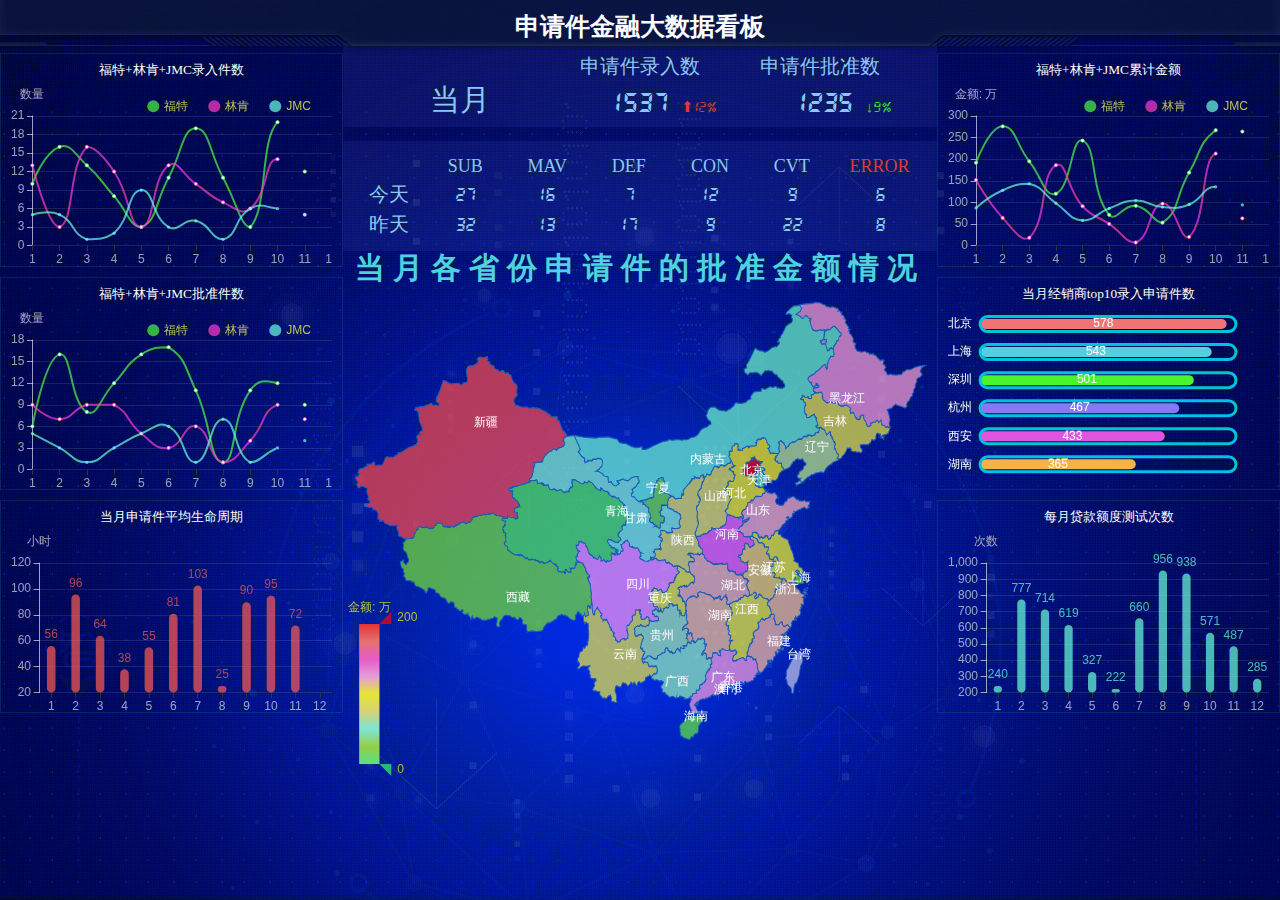
<file: src/main/resources/static/ids.html>
<!DOCTYPE html>
<html lang="en">
<head>
    <meta charset="UTF-8"/>
    <meta name="viewport" content="width=device-width, initial-scale=1.0"/>
    <title>ids</title>
   <!-- <link rel="stylesheet" href="css/china.css"/>-->
    <link rel="stylesheet" href="css/ids.css"/>
</head>
<body onload="lair()">

<header>
    <h1>申请件金融大数据看板</h1>
</header>

<!-- 页面主体部分 -->
<section class="mainbox">
    <div class="column">
        <div class="panel bar1">
            <h2>福特+林肯+JMC录入件数</h2>
            <div class="chart"></div>
            <div class="panel-footer"></div>
        </div>
        <div class="panel bar4">
            <h2>福特+林肯+JMC批准件数</h2>
            <div class="chart"></div>
            <div class="panel-footer"></div>
        </div>
        <div class="panel bar7">
            <h2>当月申请件平均生命周期</h2>
            <div class="chart"></div>
            <div class="panel-footer"></div>
        </div>
    </div>
    <div class="column">
        <div class="no">
                <table>
                    <tr>
                        <td></td>
                        <td>申请件录入数</td>
                        <td>申请件批准数</td>
                    </tr>
                    <tr>
                        <td class="a">当月</td>
                        <td ><pre class="a">       1537  <span style="color: #dc3a38">⬆12%</span></pre></td>
                        <td ><pre class="a">       1235  <span style="color: #3bdc2a">↓9%</span></pre></td>
                    </tr>
                </table>
        </div>
<br/>
        <div class="no2">
            <table>
                <tr class="a">
                    <td></td>
                    <td>SUB</td>
                    <td>MAV</td>
                    <td>DEF</td>
                    <td>CON</td>
                    <td>CVT</td>
                    <td><span style="color: #dc3a38;font-family: normal;font-size: 18px">ERROR</span></td>

                </tr>
                <tr >
                    <td>今天</td>
                    <td >27</td>
                    <td>16 </td>
                    <td >7</td>
                    <td>12</td>
                    <td >9</td>
                    <td>6 </td>
                </tr>
                <tr>
                    <td>昨天</td>
                    <td >32</td>
                    <td>13</td>
                    <td >17</td>
                    <td>9</td>
                    <td >22</td>
                    <td>8</td>
                </tr>
            </table>
        </div>

        <!-- 地图模块 -->
        <div class="map">
            <h2 style="text-align: center;font-size: 30px;color: rgba(97,255,248,0.81);letter-spacing: 8px">当月各省份申请件的批准金额情况</h2>
           <!-- <div class="map1"></div>
            <div class="map2"></div>
            <div class="map3"></div>-->
            <div class="chart"></div>

        </div>
    </div>
    <div class="column">
        <div class="panel bar3">
            <h2>福特+林肯+JMC累计金额</h2>
            <div class="chart"></div>
            <div class="panel-footer"></div>
        </div>
        <div class="panel bar6">
            <h2>当月经销商top10录入申请件数</h2>
            <div class="chart"></div>
            <div class="panel-footer"></div>
        </div>
        <div class="panel bar9">
            <h2>每月贷款额度测试次数</h2>
            <div class="chart"></div>
            <div class="panel-footer"></div>
        </div>
    </div>
</section>
<script src="js/flexible.js"></script>
<script src="js/echarts.min.js"></script>
<script src="js/jquery.js"></script>
<script src="js/china.js"></script>
<script src="js/ids.js"></script>
</body>
</html>
</file>
<file: src/main/resources/static/css/china.css>
* {
  margin: 0;
  padding: 0;
  box-sizing: border-box;
}
table{
  border-right: 1px;
  border-top: 1px;
  border-collapse:collapse;
  margin:auto;
}
td{
  width: 140px;
}
pre{
  font-weight: normal;
  font-size: 20px;
  font-family:electronicFont;
  height: 30px;
}
span{
  font-weight: normal;
  font-size: 15px;
  font-family:electronicFont;
  height: 20px;
}
tr{
  text-align:center;
  font-weight: normal;
  font-size: 20px;
  font-family:electronicFont;
  height: 30px;
  color: #8cc5ff;
}


li {
  list-style: none;
}
/* 声明字体*/
@font-face {
  font-family: electronicFont;
  src: url(../font/DS-DIGIT.TTF);
}
body {
  background: url(../images/bg.jpg) no-repeat top center;
  line-height: 1.15;
}
header {
  position: relative;
  height: 1rem;
  background: url(../images/head_bg.png) no-repeat;
  background-size: 100% 100%;
}
header h1 {
  font-size: 0.475rem;
  color: #fff;
  text-align: center;
  line-height: 1rem;
}
header .showTime {
  position: absolute;
  right: 0.375rem;
  top: 0;
  line-height: 0.9375rem;
  color: rgba(255, 255, 255, 0.7);
  font-size: 0.25rem;
}
.mainbox {
  display: flex;
  min-width: 1024px;
  max-width: 1920px;
  margin: 0 auto;
  padding: 0.125rem 0.125rem 0;
}
.mainbox .column {
  flex: 3;
}
.mainbox .column:nth-child(2) {
  flex: 6;
  margin: 0 0.125rem 0.1875rem;
  overflow: hidden;
}
.mainbox .panel {
  position: relative;
  height: 3.875rem;
  padding: 0 0.1875rem 0.5rem;
  border: 1px solid rgba(25, 186, 139, 0.17);
  margin-bottom: 0.1875rem;
  background: url(../images/line\(1\).png) rgba(255, 255, 255, 0.03);
}
.mainbox .panel::before {
  position: absolute;
  top: 0;
  left: 0;
  width: 10px;
  height: 10px;
  border-left: 2px solid #02a6b5;
  border-top: 2px solid #02a6b5;
  content: "";
}
.mainbox .panel::after {
  position: absolute;
  top: 0;
  right: 0;
  width: 10px;
  height: 10px;
  border-right: 2px solid #02a6b5;
  border-top: 2px solid #02a6b5;
  content: "";
}
.mainbox .panel .panel-footer {
  position: absolute;
  bottom: 0;
  left: 0;
  width: 100%;
}
.mainbox .panel .panel-footer::before {
  position: absolute;
  left: 0;
  bottom: 0;
  width: 10px;
  height: 10px;
  border-left: 2px solid #02a6b5;
  border-bottom: 2px solid #02a6b5;
  content: "";
}
.mainbox .panel .panel-footer::after {
  position: absolute;
  bottom: 0;
  right: 0;
  width: 10px;
  height: 10px;
  border-right: 2px solid #02a6b5;
  border-bottom: 2px solid #02a6b5;
  content: "";
}
.mainbox .panel h2 {
  height: 0.6rem;
  color: #fff;
  line-height: 0.6rem;
  text-align: center;
  font-size: 0.25rem;
  font-weight: 400;
}
.mainbox .panel h2 a {
  color: #fff;
  text-decoration: none;
  margin: 0 0.125rem;
}
.mainbox .panel .chart {
  height: 3rem;
}
.no {
  background: rgba(101, 132, 226, 0.1);
  padding: 0.1875rem;
}
.no .no-hd {
  position: relative;
  border: 1px solid rgba(25, 186, 139, 0.17);
}
.no .no-hd::before {
  position: absolute;
  top: 0;
  left: 0;
  content: "";
  width: 30px;
  height: 10px;
  border-top: 2px solid #02a6b5;
  border-left: 2px solid #02a6b5;
}
.no .no-hd::after {
  position: absolute;
  bottom: 0;
  right: 0;
  content: "";
  width: 30px;
  height: 10px;
  border-right: 2px solid #02a6b5;
  border-bottom: 2px solid #02a6b5;
}
.no .no-hd ul {
  display: flex;
}
.no .no-hd ul li {
  position: relative;
  flex: 1;
  line-height: 1rem;
  font-size: 0.875rem;
  color: #ffeb7b;
  text-align: center;
  font-family: "electronicFont";
}
.no .no-hd ul li::after {
  content: "";
  position: absolute;
  top: 25%;
  right: 0;
  height: 50%;
  width: 1px;
  background: rgba(255, 255, 255, 0.2);
}
.no .no-bd ul {
  display: flex;
}
.no .no-bd ul li {
  flex: 1;
  text-align: center;
  color: rgba(255, 255, 255, 0.7);
  font-size: 0.225rem;
  height: 0.5rem;
  line-height: 0.5rem;
  padding-top: 0.125rem;
}
.map {
  position: relative;
  height: 10.125rem;
}
.map .map1 {
  width: 6.475rem;
  height: 6.475rem;
  position: absolute;
  top: 50%;
  left: 50%;
  transform: translate(-50%, -50%);
  background: url(../images/map.png);
  background-size: 100% 100%;
  opacity: 0.3;
}
.map .map2 {
  position: absolute;
  top: 50%;
  left: 50%;
  transform: translate(-50%, -50%);
  width: 8.0375rem;
  height: 8.0375rem;
  background: url(../images/lbx.png);
  animation: rotate1 15s linear infinite;
  opacity: 0.6;
  background-size: 100% 100%;
}
.map .map3 {
  position: absolute;
  top: 50%;
  left: 50%;
  transform: translate(-50%, -50%);
  width: 7.075rem;
  height: 7.075rem;
  background: url(../images/jt.png);
  animation: rotate2 10s linear infinite;
  opacity: 0.6;
  background-size: 100% 100%;
}
.map .chart {
  position: absolute;
  top: 0;
  left: 0;
  width: 100%;
  height: 10.125rem;
}
@keyframes rotate1 {
  form {
    transform: translate(-50%, -50%) rotate(0deg);
  }
  to {
    transform: translate(-50%, -50%) rotate(360deg);
  }
}
@keyframes rotate2 {
  form {
    transform: translate(-50%, -50%) rotate(0deg);
  }
  to {
    transform: translate(-50%, -50%) rotate(-360deg);
  }
}
/* 约束屏幕尺寸 */
@media screen and (max-width: 1024px) {
  html {
    font-size: 42px !important;
  }
}
@media screen and (min-width: 1920px) {
  html {
    font-size: 80px !important;
  }
}
</file>
<file: src/main/resources/static/css/ids.css>
.no2 {
    background: rgba(101, 132, 226, 0.1);
    padding: 0.1875rem;
}
td.a{
    font-size: 30px;
    width: 180px;
}
pre.a{
    font-size: 30px;
    width: 180px;
}
tr.a{
    font-size: 18px;
    width: 160px;
    font-family: normal;
}

* {
    margin: 0;
    padding: 0;
    box-sizing: border-box;
}
table{
    border-right: 1px;
    border-top: 1px;
    border-collapse:collapse;
    margin:auto;
}
td{
    width: 140px;
}
pre{
    font-weight: normal;
    font-size: 20px;
    font-family:electronicFont;
    height: 30px;
}
span{
    font-weight: normal;
    font-size: 15px;
    font-family:electronicFont;
    height: 20px;
}
tr{
    text-align:center;
    font-weight: normal;
    font-size: 20px;
    font-family:electronicFont;
    height: 30px;
    color: #8cc5ff;
}


li {
    list-style: none;
}
/* 声明字体*/
@font-face {
    font-family: electronicFont;
    src: url(../font/DS-DIGIT.TTF);
}
body {
    background: url(../images/bg.jpg) no-repeat top center;
    line-height: 1.15;
}
header {
    position: relative;
    height: 1rem;
    background: url(../images/head_bg.png) no-repeat;
    background-size: 100% 100%;
}
header h1 {
    font-size: 0.475rem;
    color: #fff;
    text-align: center;
    line-height: 1rem;
}
header .showTime {
    position: absolute;
    right: 0.375rem;
    top: 0;
    line-height: 0.9375rem;
    color: rgba(255, 255, 255, 0.7);
    font-size: 0.25rem;
}
.mainbox {
    display: flex;
    min-width: 1024px;
    max-width: 1920px;
    margin: 0 auto;
    padding: -1rem 0rem 0;
}
.mainbox .column {
    flex: 3;
}
.mainbox .column:nth-child(2) {
    flex: 5.2;
    margin: -0.2rem 0rem -1rem;
    overflow: hidden;
}
.mainbox .panel {
    position: relative;
    height: 4.0rem;
    padding: 0 0.1875rem 0.5rem;
    border: 1px solid rgba(25, 186, 139, 0.17);
    margin-bottom: 0.1875rem;
}



.mainbox .panel h2 {
    height: 0.6rem;
    color: #fff;
    line-height: 0.6rem;
    text-align: center;
    font-size: 0.25rem;
    font-weight: 400;
}

.mainbox .panel .chart {
    height: 3.5rem;
}
.no {
    background: rgba(101, 132, 226, 0.1);
    padding: 0.1875rem;
}


.map {
    position: relative;
    height: 10.125rem;
}
.map .map1 {
    width: 6.475rem;
    height: 6.475rem;
    position: absolute;
    top: 50%;
    left: 50%;
    transform: translate(-50%, -50%);
    background: url(../images/map.png);
    background-size: 100% 100%;
    opacity: 0.3;
}
.map .map2 {
    position: absolute;
    top: 50%;
    left: 50%;
    transform: translate(-50%, -50%);
    width: 8.0375rem;
    height: 8.0375rem;
    background: url(../images/lbx.png);
    animation: rotate1 15s linear infinite;
    opacity: 0.6;
    background-size: 100% 100%;
}
.map .map3 {
    position: absolute;
    top: 50%;
    left: 50%;
    transform: translate(-50%, -50%);
    width: 7.075rem;
    height: 7.075rem;
    background: url(../images/jt.png);
    animation: rotate2 10s linear infinite;
    opacity: 0.6;
    background-size: 100% 100%;
}
.map .chart {
    position: absolute;
    top: 0;
    left: 0;
    width: 100%;
    height: 10.125rem;
}
@keyframes rotate1 {
    form {
        transform: translate(-50%, -50%) rotate(0deg);
    }
    to {
        transform: translate(-50%, -50%) rotate(360deg);
    }
}
@keyframes rotate2 {
    form {
        transform: translate(-50%, -50%) rotate(0deg);
    }
    to {
        transform: translate(-50%, -50%) rotate(-360deg);
    }
}
/* 约束屏幕尺寸 */
@media screen and (max-width: 1024px) {
    html {
        font-size: 42px !important;
    }
}
@media screen and (min-width: 1920px) {
    html {
        font-size: 78px !important;
    }
}
</file>
